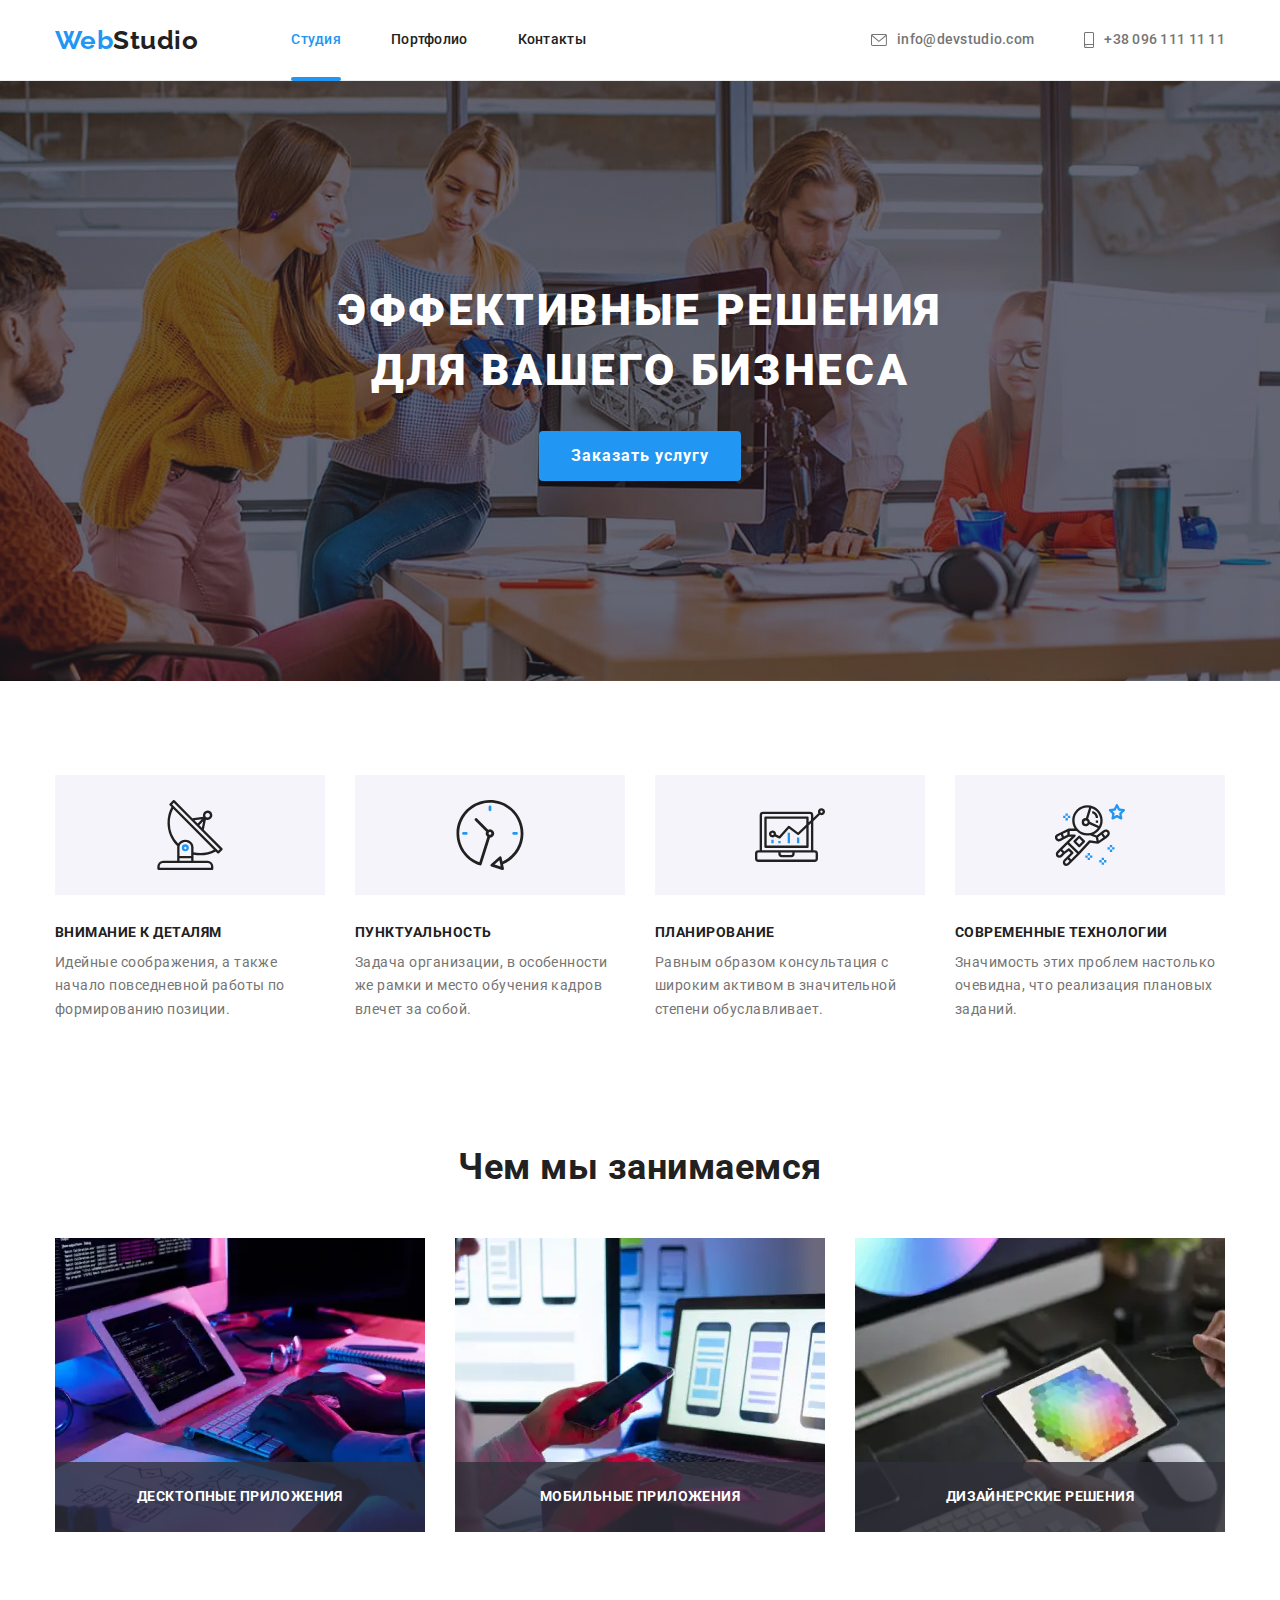
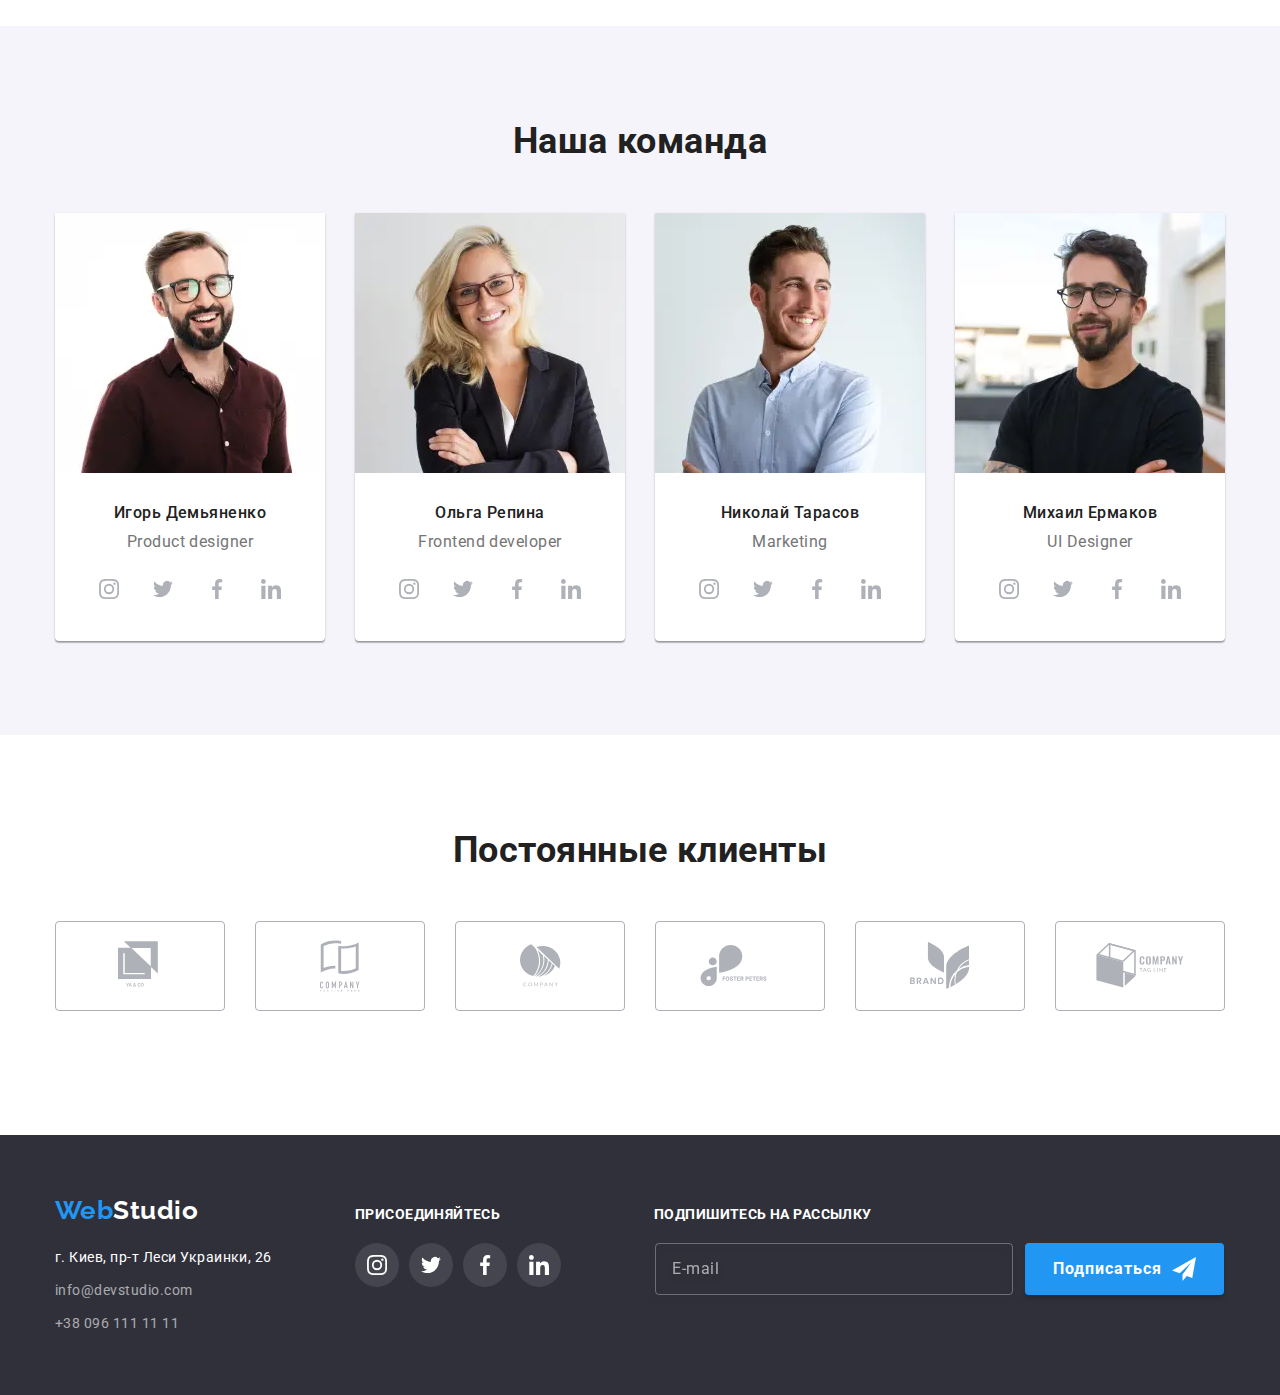
<file: index.html>
<!DOCTYPE html>
<html lang="ru">
  <head>
    <meta charset="UTF-8" />
    <meta name="viewport" content="width=device-width, initial-scale=1.0" />
    <title>Document</title>
    <link href="https://fonts.googleapis.com/css2?family=Raleway:wght@700&family=Roboto:wght@400;500;700;900&display=swap" rel="stylesheet" />
    <link rel="stylesheet" href="https://cdnjs.cloudflare.com/ajax/libs/modern-normalize/1.0.0/modern-normalize.min.css">
    <link rel="stylesheet" href="./css/main.min.css">
  </head>
  <body>
    <!-- Шапка -->
    <header class="page-header">
      <div class="container">
        <a href="./index.html" class="logo" aria-label="логотип" lang="en"><span class="accent">Web</span>Studio</a>
        <div class="menu-container" data-menu>
          <nav class="navigation">            
            <ul class="site-nav-list">
              <li class="site-nav-item"><a href="./index.html" class="site-nav-link current">Студия</a></li>
              <li class="site-nav-item"><a href="./portfolio.html" class="site-nav-link">Портфолио</a></li>
              <li class="site-nav-item"><a href="" class="site-nav-link">Контакты</a></li>
            </ul>
          </nav>
          <ul class="contacts-list">
            <li class="contacts-item"><a href="mailto:info@devstudio.com" class="contacts-link"><svg class="contacts-icon" width="16px" height="12px">
              <use href="./images/studio/symbol-defs.svg#mail"></use>
            </svg>
            info@devstudio.com</a></li>
            <li class="contacts-item"><a href="tel:+380961111111" class="contacts-link"><svg class="contacts-icon" width="10px" height="16px">
              <use href="./images/studio/symbol-defs.svg#tel"></use>
            </svg>+38 096 111 11 11</a></li>
          </ul>
        </div>
        <button type="button" class="menu-button" aria-expanded="false" aria-controls="menu-container" data-menu-button>
          <svg class="" width="40" height="40" aria-label="Переключатель мобильного меню">
            <use class="menu-open" href="./images/studio/symbol-defs.svg#menu-open"></use>
            <use class="menu-close" href="./images/studio/symbol-defs.svg#menu-close"></use>          
          </svg>
        </button>
      </div>
    </header>
    <main>
      <!-- Герой -->
      <section class="hero">
          <div class="hero-container">
            <h1 class="hero-title">Эффективные решения для вашего бизнеса</h1>
            <button class="hero-button" data-modal-open>Заказать услугу</button>
          </div>
             </section>
      <!-- Преимущества -->
      <section class="section">
        <div class="container advantages"> 
          <ul class="advantages-list">
            <li class="advantages-item">
              <div class="advantages-icon-container"><svg class="advantages-icon" width="70px" height="70px">
                <use href="./images/studio/symbol-defs.svg#antenna"></use>
              </svg></div>
              <h3 class="advantages-title">Внимание к деталям</h3>
              <p class="advantages-text">Идейные соображения, а также начало повседневной работы по формированию позиции.</p>
            </li>
            <li class="advantages-item">
              <div class="advantages-icon-container"><svg class="advantages-icon" width="70px" height="70px">
                  <use href="./images/studio/symbol-defs.svg#clock"></use>
                </svg></div>
              <h3 class="advantages-title">Пунктуальность</h3>
              <p class="advantages-text">Задача организации, в особенности же рамки и место обучения кадров влечет за собой.</p>
            </li>
            <li class="advantages-item">
              <div class="advantages-icon-container"><svg class="advantages-icon" width="70px" height="70px">
                  <use href="./images/studio/symbol-defs.svg#diagram"></use>
                </svg></div>
              <h3 class="advantages-title">Планирование</h3>
              <p class="advantages-text">Равным образом консультация с широким активом в значительной степени обуславливает.</p>
            </li>
            <li class="advantages-item">
              <div class="advantages-icon-container"><svg class="advantages-icon" width="70px" height="70px">
                  <use href="./images/studio/symbol-defs.svg#astronaut"></use>
                </svg></div>
              <h3 class="advantages-title">Современные технологии</h3>
              <p class="advantages-text">Значимость этих проблем настолько очевидна, что реализация плановых заданий.</p>
            </li>
          </ul>
        </div>
      </section>
      <!-- Чем мы занимаемся -->
      <section class="section occupation">
        <div class="container">
          <h2 class="section-header">Чем мы занимаемся</h2>
          <ul class="occupation-list">
            <li class="occupation-item">
              <a href="" class="occupation-link">
                <picture>
                  <source srcset="./images/studio/advantages-1-desktop.webp 1x, ./images/studio/advantages-1-desktop@2x.webp 2x"
                    media="(min-width: 1200px)" type="image/webp" />
                  <source srcset="./images/studio/advantages-1-desktop.jpg 1x, ./images/studio/advantages-1-desktop@2x.jpg 2x"
                    media="(min-width: 1200px)" />                 
                  <img src="./images/studio/advantages-1-desktop.jpg" alt="Человек работает за компьютером" class="occupation-picture"/>
                </picture>                
              <div class="occupation-item-caption"><p class="occupation-item-caption-text">Десктопные приложения</p></div>
              </a>
            </li>
            <li class="occupation-item">
              <a href="" class="occupation-link">
                <picture>
                  <source srcset="./images/studio/advantages-2-desktop.webp 1x, ./images/studio/advantages-2-desktop@2x.webp 2x"
                    media="(min-width: 1200px)" type="image/webp" />
                  <source srcset="./images/studio/advantages-2-desktop.jpg 1x, ./images/studio/advantages-2-desktop@2x.jpg 2x"
                    media="(min-width: 1200px)" />
                  <img src="./images/studio/advantages-2-desktop.jpg" alt="Человек с телефоном в руках"
                    class="occupation-picture" />
                </picture>                
              <div class="occupation-item-caption">
                <p class="occupation-item-caption-text">Мобильные приложения</p>
              </div>
              </a>
            </li>
            <li class="occupation-item">
              <a href="" class="occupation-link">
                <picture>
                  <source srcset="./images/studio/advantages-3-desktop.webp 1x, ./images/studio/advantages-3-desktop@2x.webp 2x"
                    media="(min-width: 1200px)" type="image/webp" />
                  <source srcset="./images/studio/advantages-3-desktop.jpg 1x, ./images/studio/advantages-3-desktop@2x.jpg 2x"
                    media="(min-width: 1200px)" />
                  <img src="./images/studio/advantages-3-desktop.jpg" alt="Планшет с изображением палитры"
                    class="occupation-picture" />
                </picture>               
              <div class="occupation-item-caption">
                <p class="occupation-item-caption-text">Дизайнерские решения</p>
              </div>
              </a>
            </li>
          </ul>
        </div>
      </section>
      <!-- Команда -->
      <section class="section team">
        <div class="container">
          <h2 class="section-header">Наша команда</h2>
            <ul class="team-list">
              <li class="team-item">
                <picture>
                  <source srcset="./images/studio/igor-demyanenko-desktop.webp 1x, ./images/studio/igor-demyanenko-desktop@2x.webp 2x"
                    media="(min-width: 1200px)" type="image/webp" />
                  <source srcset="./images/studio/igor-demyanenko-desktop.jpg 1x, ./images/studio/igor-demyanenko-desktop@2x.jpg 2x" media="(min-width: 1200px)"/>
                  <source srcset="./images/studio/igor-demyanenko-tablet.webp 1x, ./images/studio/igor-demyanenko-tablet@2x.webp 2x"
                    media="(min-width: 768px)" type="image/webp" />
                  <source srcset="./images/studio/igor-demyanenko-tablet.jpg 1x, ./images/studio/igor-demyanenko-tablet@2x.jpg 2x"
                    media="(min-width: 768px)" />
                  <source srcset="./images/studio/igor-demyanenko-mobile.webp 1x, ./images/studio/igor-demyanenko-mobile@2x.webp 2x"
                    media="(min-width: 320px)" type="image/webp" />
                  <source srcset="./images/studio/igor-demyanenko-mobile.jpg 1x, ./images/studio/igor-demyanenko-mobile@2x.jpg 2x"
                    media="(min-width: 320px)" />                  
                  <img src="./images/studio/igor-demyanenko-mobile.jpg" alt="Фото Игоря Демьяненко" class="team-photo" />
                </picture>                
                <h3 class="team-title">Игорь Демьяненко</h3>
                <p class="team-text" lang="en">Product designer</p>
                <ul class="team-social-links">
                  <li class="team-social-links-item"><a class="team-social-links-link" href=""><svg class="team-social-links-icon" width="20px" height="20px">
                    <use href="./images/studio/symbol-defs.svg#instagram"></use>
                  </svg></a></li>
                  <li class="team-social-links-item"><a class="team-social-links-link" href=""><svg class="team-social-links-icon"
                        width="20px" height="20px">
                        <use href="./images/studio/symbol-defs.svg#twitter"></use>
                      </svg></a></li>
                  <li class="team-social-links-item"><a class="team-social-links-link" href=""><svg class="team-social-links-icon"
                        width="20px" height="20px">
                        <use href="./images/studio/symbol-defs.svg#fb"></use>
                      </svg></a></li>
                  <li class="team-social-links-item"><a class="team-social-links-link" href=""><svg class="team-social-links-icon"
                        width="20px" height="20px">
                        <use href="./images/studio/symbol-defs.svg#linkedin"></use>
                      </svg></a></li>
                </ul>
              </li>
              <li class="team-item">
                <picture>
                  <source srcset="./images/studio/olga-repina-desktop.webp 1x, ./images/studio/olga-repina-desktop@2x.webp 2x"
                    media="(min-width: 1200px)" type="image/webp" />
                  <source srcset="./images/studio/olga-repina-desktop.jpg 1x, ./images/studio/olga-repina-desktop@2x.jpg 2x"
                    media="(min-width: 1200px)" />
                  <source srcset="./images/studio/olga-repina-tablet.webp 1x, ./images/studio/olga-repina-tablet@2x.webp 2x"
                    media="(min-width: 768px)" type="image/webp" />
                  <source srcset="./images/studio/olga-repina-tablet.jpg 1x, ./images/studio/olga-repina-tablet@2x.jpg 2x"
                    media="(min-width: 768px)" />
                  <source srcset="./images/studio/olga-repina-mobile.webp 1x, ./images/studio/olga-repina-mobile@2x.webp 2x"
                    media="(min-width: 320px)" type="image/webp" />
                  <source srcset="./images/studio/olga-repina-mobile.jpg 1x, ./images/studio/olga-repina-mobile@2x.jpg 2x"
                    media="(min-width: 320px)" />
                  <img src="./images/studio/olga-repina-mobile.jpg" alt="Фото Игоря Демьяненко" class="team-photo" />
                </picture>                
                <h3 class="team-title">Ольга Репина</h3>
                <p class="team-text" lang="en">Frontend developer</p>
                <ul class="team-social-links">
                  <li class="team-social-links-item"><a class="team-social-links-link" href=""><svg class="team-social-links-icon"
                        width="20px" height="20px">
                        <use href="./images/studio/symbol-defs.svg#instagram"></use>
                      </svg></a></li>
                  <li class="team-social-links-item"><a class="team-social-links-link" href=""><svg class="team-social-links-icon"
                        width="20px" height="20px">
                        <use href="./images/studio/symbol-defs.svg#twitter"></use>
                      </svg></a></li>
                  <li class="team-social-links-item"><a class="team-social-links-link" href=""><svg class="team-social-links-icon"
                        width="20px" height="20px">
                        <use href="./images/studio/symbol-defs.svg#fb"></use>
                      </svg></a></li>
                  <li class="team-social-links-item"><a class="team-social-links-link" href=""><svg class="team-social-links-icon"
                        width="20px" height="20px">
                        <use href="./images/studio/symbol-defs.svg#linkedin"></use>
                      </svg></a></li>
                </ul>
              </li>
              <li class="team-item">
                <picture>
                  <source srcset="./images/studio/nikolay-tarasov-desktop.webp 1x, ./images/studio/nikolay-tarasov-desktop@2x.webp 2x"
                    media="(min-width: 1200px)" type="image/webp" />
                  <source srcset="./images/studio/nikolay-tarasov-desktop.jpg 1x, ./images/studio/nikolay-tarasov-desktop@2x.jpg 2x"
                    media="(min-width: 1200px)" />
                  <source srcset="./images/studio/nikolay-tarasov-tablet.webp 1x, ./images/studio/nikolay-tarasov-tablet@2x.webp 2x"
                    media="(min-width: 768px)" type="image/webp" />
                  <source srcset="./images/studio/nikolay-tarasov-tablet.jpg 1x, ./images/studio/nikolay-tarasov-tablet@2x.jpg 2x"
                    media="(min-width: 768px)" />
                  <source srcset="./images/studio/nikolay-tarasov-mobile.webp 1x, ./images/studio/nikolay-tarasov-mobile@2x.webp 2x"
                    media="(min-width: 320px)" type="image/webp" />
                  <source srcset="./images/studio/nikolay-tarasov-mobile.jpg 1x, ./images/studio/nikolay-tarasov-mobile@2x.jpg 2x"
                    media="(min-width: 320px)" />
                  <img src="./images/studio/nikolay-tarasov-mobile.jpg" alt="Фото Игоря Демьяненко" class="team-photo" />
                </picture>                
                <h3 class="team-title">Николай Тарасов</h3>
                <p class="team-text" lang="en">Marketing</p>
                <ul class="team-social-links">
                  <li class="team-social-links-item"><a class="team-social-links-link" href=""><svg class="team-social-links-icon"
                        width="20px" height="20px">
                        <use href="./images/studio/symbol-defs.svg#instagram"></use>
                      </svg></a></li>
                  <li class="team-social-links-item"><a class="team-social-links-link" href=""><svg class="team-social-links-icon"
                        width="20px" height="20px">
                        <use href="./images/studio/symbol-defs.svg#twitter"></use>
                      </svg></a></li>
                  <li class="team-social-links-item"><a class="team-social-links-link" href=""><svg class="team-social-links-icon"
                        width="20px" height="20px">
                        <use href="./images/studio/symbol-defs.svg#fb"></use>
                      </svg></a></li>
                  <li class="team-social-links-item"><a class="team-social-links-link" href=""><svg class="team-social-links-icon"
                        width="20px" height="20px">
                        <use href="./images/studio/symbol-defs.svg#linkedin"></use>
                      </svg></a></li>
                </ul>
              </li>
              <li class="team-item">
                <picture>
                  <source srcset="./images/studio/mikhail-yermakov-desktop.webp 1x, ./images/studio/mikhail-yermakov-desktop@2x.webp 2x"
                    media="(min-width: 1200px)" type="image/webp" />
                  <source srcset="./images/studio/mikhail-yermakov-desktop.jpg 1x, ./images/studio/mikhail-yermakov-desktop@2x.jpg 2x"
                    media="(min-width: 1200px)" />
                  <source srcset="./images/studio/mikhail-yermakov-tablet.webp 1x, ./images/studio/mikhail-yermakov-tablet@2x.webp 2x"
                    media="(min-width: 768px)" type="image/webp" />
                  <source srcset="./images/studio/mikhail-yermakov-tablet.jpg 1x, ./images/studio/mikhail-yermakov-tablet@2x.jpg 2x"
                    media="(min-width: 768px)" />
                  <source srcset="./images/studio/mikhail-yermakov-mobile.webp 1x, ./images/studio/mikhail-yermakov-mobile@2x.webp 2x"
                    media="(min-width: 320px)" type="image/webp" />
                  <source srcset="./images/studio/mikhail-yermakov-mobile.jpg 1x, ./images/studio/mikhail-yermakov-mobile@2x.jpg 2x"
                    media="(min-width: 320px)" />
                  <img src="./images/studio/mikhail-yermakov-mobile.jpg" alt="Фото Игоря Демьяненко" class="team-photo" />
                </picture>                
                <h3 class="team-title">Михаил Ермаков</h3>
                <p class="team-text" lang="en">UI Designer</p>
                <ul class="team-social-links">
                  <li class="team-social-links-item"><a class="team-social-links-link" href=""><svg class="team-social-links-icon"
                        width="20px" height="20px">
                        <use href="./images/studio/symbol-defs.svg#instagram"></use>
                      </svg></a></li>
                  <li class="team-social-links-item"><a class="team-social-links-link" href=""><svg class="team-social-links-icon"
                        width="20px" height="20px">
                        <use href="./images/studio/symbol-defs.svg#twitter"></use>
                      </svg></a></li>
                  <li class="team-social-links-item"><a class="team-social-links-link" href=""><svg class="team-social-links-icon"
                        width="20px" height="20px">
                        <use href="./images/studio/symbol-defs.svg#fb"></use>
                      </svg></a></li>
                  <li class="team-social-links-item"><a class="team-social-links-link" href=""><svg class="team-social-links-icon"
                        width="20px" height="20px">
                        <use href="./images/studio/symbol-defs.svg#linkedin"></use>
                      </svg></a></li>
                </ul>
              </li>
            </ul>
        </div>
      </section>
      <!-- Постоянные клиенты -->
      <section class="section"><div class="container">
        <h2 class="section-header">Постоянные клиенты</h2>
        <ul class="client-list">
          <li class="client-item"><a class="client-link" href=""><svg class="client-icon" width="44px" height="49px">
            <use href="./images/studio/symbol-defs.svg#client-1"></use>
          </svg></a></li>
          <li class="client-item"><a class="client-link" href=""><svg class="client-icon" width="40px" height="52px">
              <use href="./images/studio/symbol-defs.svg#client-2"></use>
            </svg></a></li>
          <li class="client-item"><a class="client-link" href=""><svg class="client-icon" width="41px" height="43px">
              <use href="./images/studio/symbol-defs.svg#client-3"></use>
            </svg></a></li>
          <li class="client-item"><a class="client-link" href=""><svg class="client-icon" width="80px" height="42px">
              <use href="./images/studio/symbol-defs.svg#client-4"></use>
            </svg></a></li>
          <li class="client-item"><a class="client-link" href=""><svg class="client-icon" width="59px" height="47px">
              <use href="./images/studio/symbol-defs.svg#client-5"></use>
            </svg></a></li>
          <li class="client-item"><a class="client-link" href=""><svg class="client-icon" width="88px" height="45px">
              <use href="./images/studio/symbol-defs.svg#client-6"></use>
            </svg></a></li>
        </ul>
      </div>
      </section>
    </main>
    <!-- Подвал -->
    <footer class="footer">
      <div class="container">
        <div class="footer-address">
        <a href="./index.html" class="footer-logo" aria-label="логотип" lang="en"><span class="accent">Web</span>Studio</a>
        <address class="address">
          <span class="address-text">г. Киев, пр-т Леси Украинки, 26</span>
          <ul class="address-list">
            <li class="address-item"><a href="mailto:info@devstudio.com" class="address-link">info@devstudio.com</a></li>
            <li class="address-item"><a href="tel:+380961111111" class="address-link">+38 096 111 11 11</a></li>
          </ul>
        </address>
        </div>
        <div class="footer-social">
          <b class="footer-call-to-action">присоединяйтесь</b>
          <ul class="footer-social-links">
            <li class="footer-social-links-item"><a class="footer-social-links-link" href=""><svg class="footer-social-links-icon" width="20px" height="20px">
              <use href="./images/studio/symbol-defs.svg#instagram"></use>
            </svg></a></li>
            <li class="footer-social-links-item"><a class="footer-social-links-link" href=""><svg class=" footer-social-links-icon"
                width="20px" height="20px">
                <use href="./images/studio/symbol-defs.svg#twitter"></use>
                </svg>
              </a></li>
            <li class="footer-social-links-item"><a class="footer-social-links-link" href=""><svg class=" footer-social-links-icon"
                  width="20px" height="20px">
                  <use href="./images/studio/symbol-defs.svg#fb"></use>
                  </svg>
              </a></li>
            <li class="footer-social-links-item"><a class="footer-social-links-link" href=""><svg class=" footer-social-links-icon"
                    width="20px" height="20px">
                    <use href="./images/studio/symbol-defs.svg#linkedin"></use>
                    </svg>
              </a></li>
          </ul>
        </div>
        <div class="footer-subscribe-form">
          <b class="footer-call-to-action">Подпишитесь на рассылку</b>
          <form class="js-speaker-form">
            <div class="form-group-footer">
              <label for="subscribe-form-email"></label>
              <input type="email" name="subscribe-email" id="subscribe-form-email" class="footer-subscribe-email" placeholder="E-mail">
              <button type="submit" class="footer-subscribe-button">Подписаться<svg class="footer-subscribe-icon" width="24px"
                  height="24px">
                  <use href="./images/studio/symbol-defs.svg#subscribe"></use>
                </svg></button>
            </div>
          </form>
        </div>
      </div>
    </footer>
    <!-- Модальное окно -->
    <div class="backdrop is-hidden" data-modal>
      <div class="modal"><button class="close-modal" data-modal-close><svg class="close-icon" width="11px" height="11px">
        <use href="./images/studio/symbol-defs.svg#close"></use>
      </svg></button>
    <b class="modal-call-to-action">Оставьте свои данные, мы вам перезвоним</b>
    <form class="modal-form modal-js-speaker-form">
      <div class="form-group">
        <label for="modal-name" class="modal-label">Имя</label>
        <svg class="modal-icon" width="18px" height="18px">
          <use href="./images/studio/symbol-defs.svg#form-name"></use>
        </svg>
        <input type="text" name="name" id="modal-name" class="modal-input">
      </div>
      <div class="form-group">
          <label for="modal-tel" class="modal-label">Телефон</label>
          <svg class="modal-icon" width="18px" height="18px">
            <use href="./images/studio/symbol-defs.svg#form-tel"></use>
          </svg>
          <input type="tel" name="tel" id="modal-tel" class="modal-input">
       </div>
      <div class="form-group">
        <label for="modal-email" class="modal-label">Почта</label>
        <svg class="modal-icon" width="18px" height="18px">
            <use href="./images/studio/symbol-defs.svg#form-mail"></use>
          </svg>
        <input type="text" name="email" id="modal-email" class="modal-input">
      </div>
      <div class="form-group-comment">
        <label for="modal-comment" class="modal-label">Комментарий</label>
        <textarea class="modal-comment" name="comment" id="modal-comment" placeholder="Введите текст"></textarea>
      </div>
      <div class="checkbox-group">
          <label for="modal-agree" class="modal-label-agree">
            <input type="checkbox" class="modal-checkbox-hidden" name="agree" id="modal-agree" value="agree"><span class="modal-checkbox"></span>Соглашаюсь с рассылкой и принимаю <a class="modal-link" href="">Условия договора</a></label>
      </div>
      <button type="submit" class="modal-submit">Отправить</button>
      </form>
    </div>
    </div>
    <!-- Скрипты -->
    <script src="./js/modal.js"></script>
    <script src="./js/submit.js"></script>
    <script src="./js/menu.js"></script>
  </body>
</html>
</file>
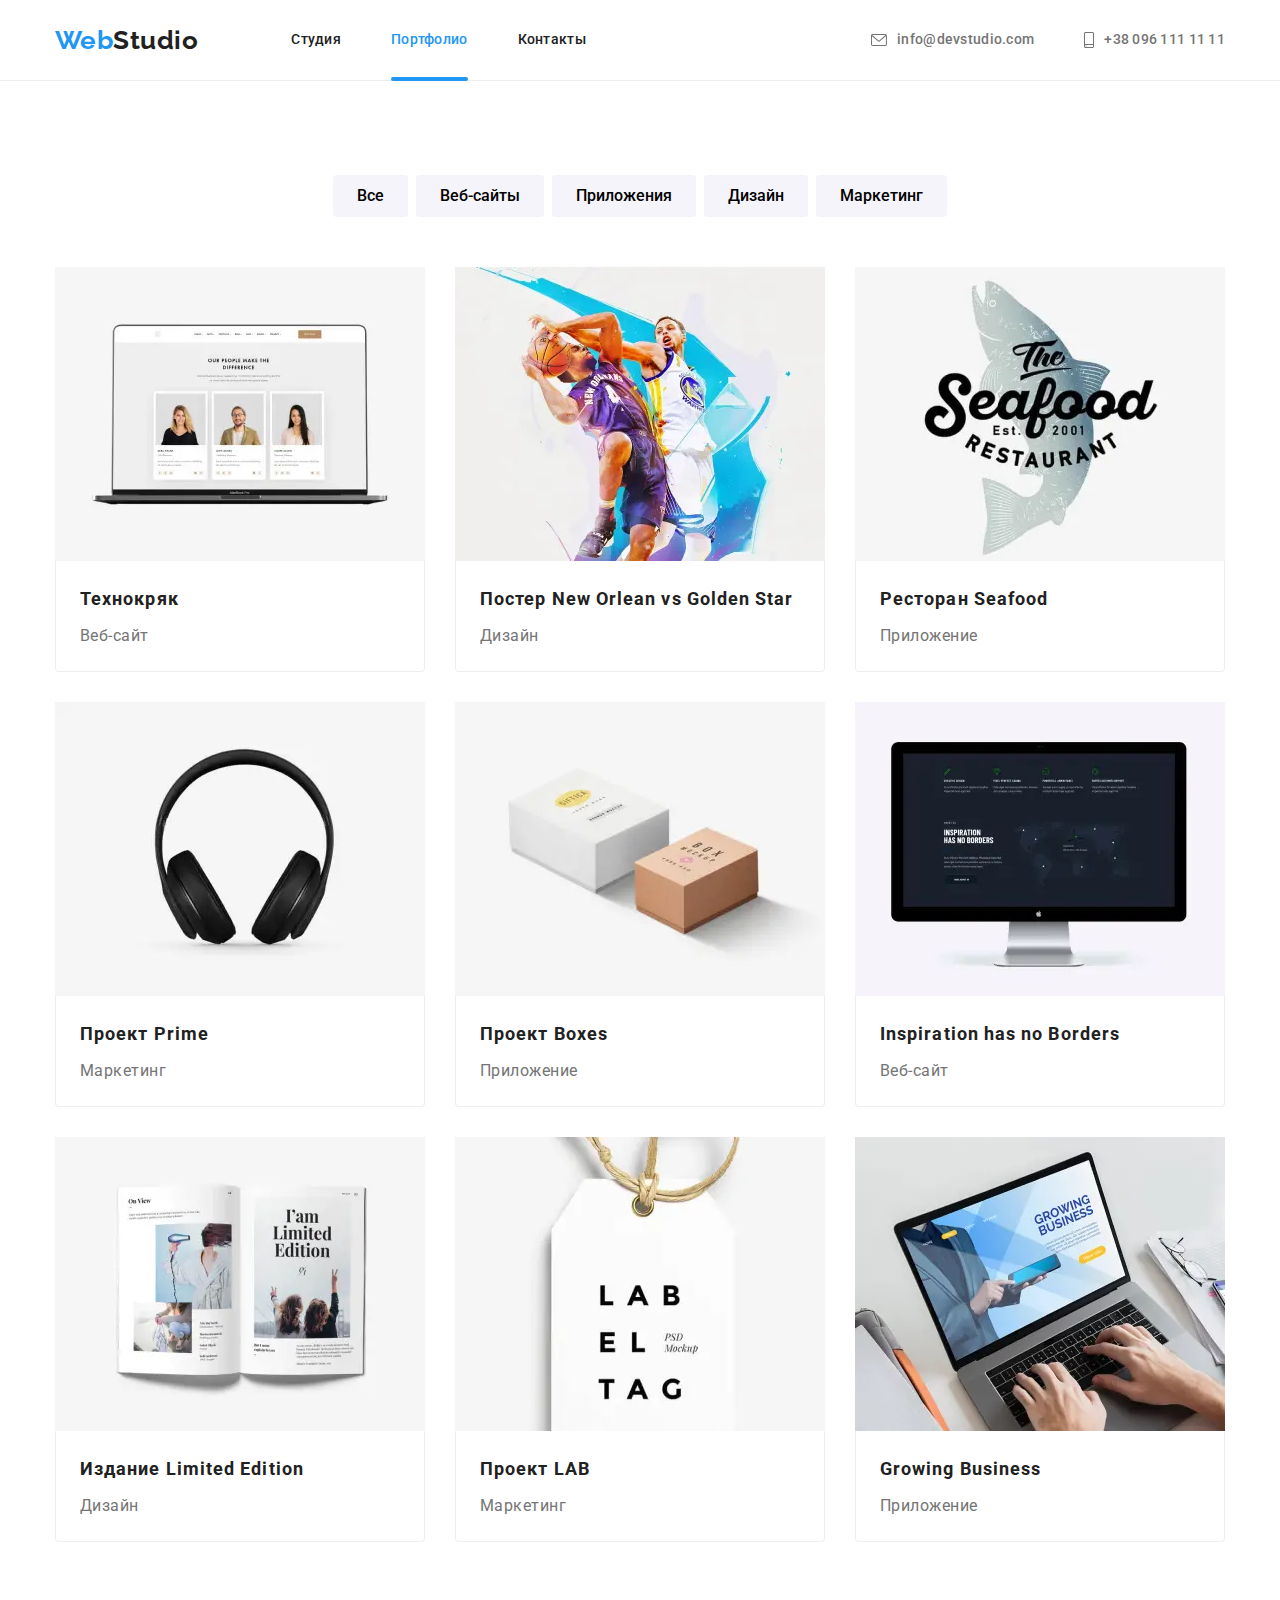
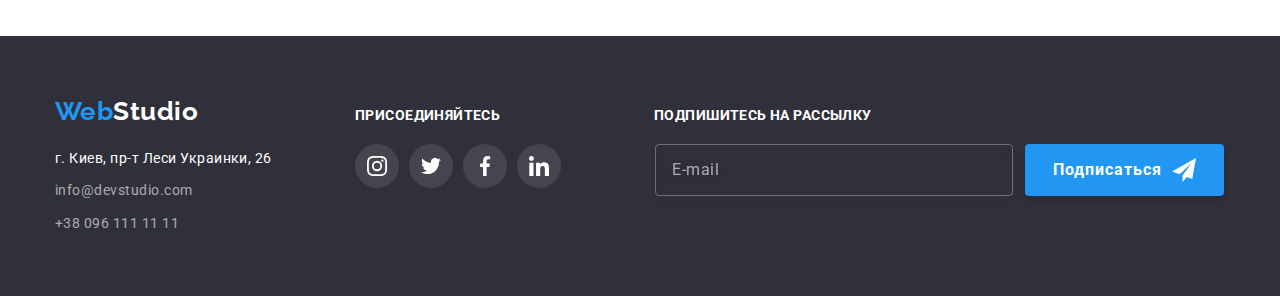
<file: portfolio.html>
<!DOCTYPE html>
<html lang="ru">
  <head>
    <meta charset="UTF-8" />
    <meta name="viewport" content="width=device-width, initial-scale=1.0" />
    <title>Document</title>
    <link href="https://fonts.googleapis.com/css2?family=Raleway:wght@700&family=Roboto:wght@400;500;700;900&display=swap" rel="stylesheet" />
    <link rel="stylesheet" href="https://cdnjs.cloudflare.com/ajax/libs/modern-normalize/1.0.0/modern-normalize.min.css">
    <link rel="stylesheet" href="./css/portfolio-main.min.css" />
  </head>
  <body>
    <!-- Шапка -->
    <header class="page-header">
      <div class="container">
        <a href="./index.html" class="logo" aria-label="логотип" lang="en"><span class="accent">Web</span>Studio</a>
        <div class="menu-container" data-menu>
          <nav class="navigation">
            <ul class="site-nav-list">
              <li class="site-nav-item"><a href="./index.html" class="site-nav-link">Студия</a></li>
              <li class="site-nav-item"><a href="./portfolio.html" class="site-nav-link current">Портфолио</a></li>
              <li class="site-nav-item"><a href="" class="site-nav-link">Контакты</a></li>
            </ul>
          </nav>
          <ul class="contacts-list">
            <li class="contacts-item"><a href="mailto:info@devstudio.com" class="contacts-link"><svg class="contacts-icon"
                  width="16px" height="12px">
                  <use href="./images/studio/symbol-defs.svg#mail"></use>
                </svg>info@devstudio.com</a></li>
            <li class="contacts-item"><a href="tel:+380961111111" class="contacts-link"><svg class="contacts-icon"
                  width="10px" height="16px">
                  <use href="./images/studio/symbol-defs.svg#tel"></use>
                </svg>+38 096 111 11 11</a></li>
          </ul>
        </div>
        <button type="button" class="menu-button" aria-expanded="false" aria-controls="menu-container" data-menu-button>
          <svg class="" width="40" height="40" aria-label="Переключатель мобильного меню">
            <use class="menu-open" href="./images/studio/symbol-defs.svg#menu-open"></use>
            <use class="menu-close" href="./images/studio/symbol-defs.svg#menu-close"></use>
          </svg>
        </button>
      </div>
    </header>
    <main>
      <!-- Портфолио -->
      <section class="section portfolio">
        <div class="container">
          <ul class="portfolio-buttons">
            <li class="portfolio-button-item"><button type="button" class="portfolio-button">Все</button></li>
            <li class="portfolio-button-item"><button type="button" class="portfolio-button">Веб-сайты</button></li>
            <li class="portfolio-button-item"><button type="button" class="portfolio-button">Приложения</button></li>
            <li class="portfolio-button-item"><button type="button" class="portfolio-button">Дизайн</button></li>
            <li class="portfolio-button-item"><button type="button" class="portfolio-button">Маркетинг</button></li>
          </ul>
          <ul class="portfolio-list">
            <li class="portfolio-item">
              <a href="" class="portfolio-item-link"
                ><div class="portfolio-image-wrapper">
                  <picture>
                    <source srcset="./images/portfolio/technocryack-desktop.webp 1x, ./images/portfolio/technocryack-desktop@2x.webp 2x"
                      media="(min-width: 1200px)" type="image/webp" />
                    <source srcset="./images/portfolio/technocryack-desktop.jpg 1x, ./images/portfolio/technocryack-desktop@2x.jpg 2x"
                      media="(min-width: 1200px)" />
                    <source srcset="./images/portfolio/technocryack-tablet.webp 1x, ./images/portfolio/technocryack-tablet@2x.webp 2x"
                      media="(min-width: 768px)" type="image/webp" />
                    <source srcset="./images/portfolio/technocryack-tablet.jpg 1x, ./images/portfolio/technocryack-tablet@2x.jpg 2x"
                      media="(min-width: 768px)" />
                    <source srcset="./images/portfolio/technocryack-mobile.webp 1x, ./images/portfolio/technocryack-mobile@2x.webp 2x"
                      media="(min-width: 320px)" type="image/webp" />
                    <source srcset="./images/portfolio/technocryack-mobile.jpg 1x, ./images/portfolio/technocryack-mobile@2x.jpg 2x"
                      media="(min-width: 320px)" />
                    <img src="./images/portfolio/technocryack-mobile.jpg" alt="Сайт на экране ноутбука" class="portfolio-image" />
                  </picture>                  
                  <div class="portfolio-image-caption"><p class="portfolio-image-caption-text">Технокряк это современная площадка распространения коронавируса. Компании используют эту платформу для цифрового
                шпионажа и атак на защищённые сервера конкурентов.</p></div></div>
                <div class="portfolio-content"><h2 class="portfolio-title">Технокряк</h2>
                <p class="portfolio-text">Веб-сайт</p></div></a
              >
            </li>
            <li class="portfolio-item">
              <a href="" class="portfolio-item-link"
                ><div class="portfolio-image-wrapper">
                  <picture>
                    <source srcset="./images/portfolio/new-orlean-vs-golden-star-desktop.webp 1x, ./images/portfolio/new-orlean-vs-golden-star-desktop@2x.webp 2x"
                      media="(min-width: 1200px)" type="image/webp" />
                    <source srcset="./images/portfolio/new-orlean-vs-golden-star-desktop.jpg 1x, ./images/portfolio/new-orlean-vs-golden-star-desktop@2x.jpg 2x"
                      media="(min-width: 1200px)" />
                    <source srcset="./images/portfolio/new-orlean-vs-golden-star-tablet.webp 1x, ./images/portfolio/new-orlean-vs-golden-star-tablet@2x.webp 2x"
                      media="(min-width: 768px)" type="image/webp" />
                    <source srcset="./images/portfolio/new-orlean-vs-golden-star-tablet.jpg 1x, ./images/portfolio/new-orlean-vs-golden-star-tablet@2x.jpg 2x"
                      media="(min-width: 768px)" />
                    <source srcset="./images/portfolio/new-orlean-vs-golden-star-mobile.webp 1x, ./images/portfolio/new-orlean-vs-golden-star-mobile@2x.webp 2x"
                      media="(min-width: 320px)" type="image/webp" />
                    <source srcset="./images/portfolio/new-orlean-vs-golden-star-mobile.jpg 1x, ./images/portfolio/new-orlean-vs-golden-star-mobile@2x.jpg 2x"
                      media="(min-width: 320px)" />
                    <img src="./images/portfolio/new-orlean-vs-golden-star-mobile.jpg" alt="Два баскетболиста" class="portfolio-image" />
                  </picture>                  
                  <div class="portfolio-image-caption">
                    <p class="portfolio-image-caption-text">Технокряк это современная площадка распространения коронавируса. Компании
                      используют эту платформу для цифрового
                      шпионажа и атак на защищённые сервера конкурентов.</p>
                  </div>
                  </div>
                <div class="portfolio-content"><h2 class="portfolio-title">Постер <span lang="en">New Orlean vs Golden Star</span></h2>
                <p class="portfolio-text">Дизайн</p></div></a
              >
            </li>
            <li class="portfolio-item">
              <a href="" class="portfolio-item-link"
                ><div class="portfolio-image-wrapper">
                  <picture>
                    <source srcset="./images/portfolio/seafood-restaurant-desktop.webp 1x, ./images/portfolio/seafood-restaurant-desktop@2x.webp 2x"
                      media="(min-width: 1200px)" type="image/webp" />
                    <source srcset="./images/portfolio/seafood-restaurant-desktop.jpg 1x, ./images/portfolio/seafood-restaurant-desktop@2x.jpg 2x"
                      media="(min-width: 1200px)" />
                    <source srcset="./images/portfolio/seafood-restaurant-tablet.webp 1x, ./images/portfolio/seafood-restaurant-tablet@2x.webp 2x"
                      media="(min-width: 768px)" type="image/webp" />
                    <source srcset="./images/portfolio/seafood-restaurant-tablet.jpg 1x, ./images/portfolio/seafood-restaurant-tablet@2x.jpg 2x"
                      media="(min-width: 768px)" />
                    <source srcset="./images/portfolio/seafood-restaurant-mobile.webp 1x, ./images/portfolio/seafood-restaurant-mobile@2x.webp 2x"
                      media="(min-width: 320px)" type="image/webp" />
                    <source srcset="./images/portfolio/seafood-restaurant-mobile.jpg 1x, ./images/portfolio/seafood-restaurant-mobile@2x.jpg 2x"
                      media="(min-width: 320px)" />
                    <img src="./images/portfolio/seafood-restaurant-mobile.jpg" alt="Логотип ресторана Seafood" class="portfolio-image" />
                  </picture>                  
                <div class="portfolio-image-caption">
                  <p class="portfolio-image-caption-text">Технокряк это современная площадка распространения коронавируса. Компании
                    используют эту платформу для цифрового
                    шпионажа и атак на защищённые сервера конкурентов.</p>
                </div>
                </div>
                <div class="portfolio-content"><h2 class="portfolio-title">Ресторан <span lang="en">Seafood</span></h2>
                <p class="portfolio-text">Приложение</p></div></a
              >
            </li>
            <li class="portfolio-item">
              <a href="" class="portfolio-item-link"
                ><div class="portfolio-image-wrapper">
                  <picture>
                    <source srcset="./images/portfolio/project-prime-desktop.webp 1x, ./images/portfolio/project-prime-desktop@2x.webp 2x"
                      media="(min-width: 1200px)" type="image/webp" />
                    <source srcset="./images/portfolio/project-prime-desktop.jpg 1x, ./images/portfolio/project-prime-desktop@2x.jpg 2x"
                      media="(min-width: 1200px)" />
                    <source srcset="./images/portfolio/project-prime-tablet.webp 1x, ./images/portfolio/project-prime-tablet@2x.webp 2x"
                      media="(min-width: 768px)" type="image/webp" />
                    <source srcset="./images/portfolio/project-prime-tablet.jpg 1x, ./images/portfolio/project-prime-tablet@2x.jpg 2x"
                      media="(min-width: 768px)" />
                    <source srcset="./images/portfolio/project-prime-mobile.webp 1x, ./images/portfolio/project-prime-mobile@2x.webp 2x"
                      media="(min-width: 320px)" type="image/webp" />
                    <source srcset="./images/portfolio/project-prime-mobile.jpg 1x, ./images/portfolio/project-prime-mobile@2x.jpg 2x"
                      media="(min-width: 320px)" />
                    <img src="./images/portfolio/project-prime-mobile.jpg" alt="Наушники" class="portfolio-image" />
                  </picture>                  
                <div class="portfolio-image-caption">
                  <p class="portfolio-image-caption-text">Технокряк это современная площадка распространения коронавируса. Компании
                    используют эту платформу для цифрового
                    шпионажа и атак на защищённые сервера конкурентов.</p>
                </div>
                </div>
                <div class="portfolio-content"><h2 class="portfolio-title">Проект <span lang="en">Prime</span></h2>
                <p class="portfolio-text">Маркетинг</p></div></a
              >
            </li>
            <li class="portfolio-item">
              <a href="" class="portfolio-item-link"
                ><div class="portfolio-image-wrapper">
                  <picture>
                    <source srcset="./images/portfolio/project-boxes-desktop.webp 1x, ./images/portfolio/project-boxes-desktop@2x.webp 2x"
                      media="(min-width: 1200px)" type="image/webp" />
                    <source srcset="./images/portfolio/project-boxes-desktop.jpg 1x, ./images/portfolio/project-boxes-desktop@2x.jpg 2x"
                      media="(min-width: 1200px)" />
                    <source srcset="./images/portfolio/project-boxes-tablet.webp 1x, ./images/portfolio/project-boxes-tablet@2x.webp 2x"
                      media="(min-width: 768px)" type="image/webp" />
                    <source srcset="./images/portfolio/project-boxes-tablet.jpg 1x, ./images/portfolio/project-boxes-tablet@2x.jpg 2x"
                      media="(min-width: 768px)" />
                    <source srcset="./images/portfolio/project-boxes-mobile.webp 1x, ./images/portfolio/project-boxes-mobile@2x.webp 2x"
                      media="(min-width: 320px)" type="image/webp" />
                    <source srcset="./images/portfolio/project-boxes-mobile.jpg 1x, ./images/portfolio/project-boxes-mobile@2x.jpg 2x"
                      media="(min-width: 320px)" />
                    <img src="./images/portfolio/project-boxes-mobile.jpg" alt="Две коробки" class="portfolio-image" />
                  </picture>                  
                <div class="portfolio-image-caption">
                  <p class="portfolio-image-caption-text">Технокряк это современная площадка распространения коронавируса. Компании
                    используют эту платформу для цифрового
                    шпионажа и атак на защищённые сервера конкурентов.</p>
                </div>
                </div>
                <div class="portfolio-content"><h2 class="portfolio-title">Проект <span lang="en">Boxes</span></h2>
                <p class="portfolio-text">Приложение</p></div></a
              >
            </li>
            <li class="portfolio-item">
              <a href="" class="portfolio-item-link"
                ><div class="portfolio-image-wrapper">
                  <picture>
                    <source srcset="./images/portfolio/inspiration-has-no-borders-desktop.webp 1x, ./images/portfolio/inspiration-has-no-borders-desktop@2x.webp 2x"
                      media="(min-width: 1200px)" type="image/webp" />
                    <source srcset="./images/portfolio/inspiration-has-no-borders-desktop.jpg 1x, ./images/portfolio/inspiration-has-no-borders-desktop@2x.jpg 2x"
                      media="(min-width: 1200px)" />
                    <source srcset="./images/portfolio/inspiration-has-no-borders-tablet.webp 1x, ./images/portfolio/inspiration-has-no-borders-tablet@2x.webp 2x"
                      media="(min-width: 768px)" type="image/webp" />
                    <source srcset="./images/portfolio/inspiration-has-no-borders-tablet.jpg 1x, ./images/portfolio/inspiration-has-no-borders-tablet@2x.jpg 2x"
                      media="(min-width: 768px)" />
                    <source srcset="./images/portfolio/inspiration-has-no-borders-mobile.webp 1x, ./images/portfolio/inspiration-has-no-borders-mobile@2x.webp 2x"
                      media="(min-width: 320px)" type="image/webp" />
                    <source srcset="./images/portfolio/inspiration-has-no-borders-mobile.jpg 1x, ./images/portfolio/inspiration-has-no-borders-mobile@2x.jpg 2x"
                      media="(min-width: 320px)" />
                    <img src="./images/portfolio/inspiration-has-no-borders-mobile.jpg" alt="Сайт на экране компьютера" class="portfolio-image" />
                  </picture>                  
                <div class="portfolio-image-caption">
                  <p class="portfolio-image-caption-text">Технокряк это современная площадка распространения коронавируса. Компании
                    используют эту платформу для цифрового
                    шпионажа и атак на защищённые сервера конкурентов.</p>
                </div>
                </div>
                <div class="portfolio-content"><h2 class="portfolio-title" lang="en">Inspiration has no Borders</h2>
                <p class="portfolio-text">Веб-сайт</p></div></a
              >
            </li>
            <li class="portfolio-item">
              <a href="" class="portfolio-item-link"
                ><div class="portfolio-image-wrapper">
                  <picture>
                    <source srcset="./images/portfolio/limited-edition-desktop.webp 1x, ./images/portfolio/limited-edition-desktop@2x.webp 2x"
                      media="(min-width: 1200px)" type="image/webp" />
                    <source srcset="./images/portfolio/limited-edition-desktop.jpg 1x, ./images/portfolio/limited-edition-desktop@2x.jpg 2x"
                      media="(min-width: 1200px)" />
                    <source srcset="./images/portfolio/limited-edition-tablet.webp 1x, ./images/portfolio/limited-edition-tablet@2x.webp 2x"
                      media="(min-width: 768px)" type="image/webp" />
                    <source srcset="./images/portfolio/limited-edition-tablet.jpg 1x, ./images/portfolio/limited-edition-tablet@2x.jpg 2x"
                      media="(min-width: 768px)" />
                    <source srcset="./images/portfolio/limited-edition-mobile.webp 1x, ./images/portfolio/limited-edition-mobile@2x.webp 2x"
                      media="(min-width: 320px)" type="image/webp" />
                    <source srcset="./images/portfolio/limited-edition-mobile.jpg 1x, ./images/portfolio/limited-edition-mobile@2x.jpg 2x"
                      media="(min-width: 320px)" />
                    <img src="./images/portfolio/limited-edition-mobile.jpg" alt="Разворот журнала" class="portfolio-image" />
                  </picture>                  
                <div class="portfolio-image-caption">
                  <p class="portfolio-image-caption-text">Технокряк это современная площадка распространения коронавируса. Компании
                    используют эту платформу для цифрового
                    шпионажа и атак на защищённые сервера конкурентов.</p>
                </div>
                </div>
                <div class="portfolio-content"><h2 class="portfolio-title" lang="en">Издание <span>Limited Edition</span></h2>
                <p class="portfolio-text">Дизайн</p></div></a
              >
            </li>
            <li class="portfolio-item">
              <a href="" class="portfolio-item-link"
                ><div class="portfolio-image-wrapper">
                  <picture>
                    <source srcset="./images/portfolio/project-lab-desktop.webp 1x, ./images/portfolio/project-lab-desktop@2x.webp 2x"
                      media="(min-width: 1200px)" type="image/webp" />
                    <source srcset="./images/portfolio/project-lab-desktop.jpg 1x, ./images/portfolio/project-lab-desktop@2x.jpg 2x"
                      media="(min-width: 1200px)" />
                    <source srcset="./images/portfolio/project-lab-tablet.webp 1x, ./images/portfolio/project-lab-tablet@2x.webp 2x"
                      media="(min-width: 768px)" type="image/webp" />
                    <source srcset="./images/portfolio/project-lab-tablet.jpg 1x, ./images/portfolio/project-lab-tablet@2x.jpg 2x"
                      media="(min-width: 768px)" />
                    <source srcset="./images/portfolio/project-lab-mobile.webp 1x, ./images/portfolio/project-lab-mobile@2x.webp 2x"
                      media="(min-width: 320px)" type="image/webp" />
                    <source srcset="./images/portfolio/project-lab-mobile.jpg 1x, ./images/portfolio/project-lab-mobile@2x.jpg 2x"
                      media="(min-width: 320px)" />
                    <img src="./images/portfolio/project-lab-mobile.jpg" alt="Бирка" class="portfolio-image" />
                  </picture>                  
                <div class="portfolio-image-caption">
                  <p class="portfolio-image-caption-text">Технокряк это современная площадка распространения коронавируса. Компании
                    используют эту платформу для цифрового
                    шпионажа и атак на защищённые сервера конкурентов.</p>
                </div>
                </div>
                <div class="portfolio-content"><h2 class="portfolio-title" lang="en">Проект <span>LAB</span></h2>
                <p class="portfolio-text">Маркетинг</p></div></a
              >
            </li>
            <li class="portfolio-item">
              <a href="" class="portfolio-item-link"
                ><div class="portfolio-image-wrapper">
                  <picture>
                    <source srcset="./images/portfolio/growing-business-desktop.webp 1x, ./images/portfolio/growing-business-desktop@2x.webp 2x"
                      media="(min-width: 1200px)" type="image/webp" />
                    <source srcset="./images/portfolio/growing-business-desktop.jpg 1x, ./images/portfolio/growing-business-desktop@2x.jpg 2x"
                      media="(min-width: 1200px)" />
                    <source srcset="./images/portfolio/growing-business-tablet.webp 1x, ./images/portfolio/growing-business-tablet@2x.webp 2x"
                      media="(min-width: 768px)" type="image/webp" />
                    <source srcset="./images/portfolio/growing-business-tablet.jpg 1x, ./images/portfolio/growing-business-tablet@2x.jpg 2x"
                      media="(min-width: 768px)" />
                    <source srcset="./images/portfolio/growing-business-mobile.webp 1x, ./images/portfolio/growing-business-mobile@2x.webp 2x"
                      media="(min-width: 320px)" type="image/webp" />
                    <source srcset="./images/portfolio/growing-business-mobile.jpg 1x, ./images/portfolio/growing-business-mobile@2x.jpg 2x"
                      media="(min-width: 320px)" />
                    <img src="./images/portfolio/growing-business-mobile.jpg" alt="Сайт на экране ноутбука" class="portfolio-image" />
                  </picture>                  
                <div class="portfolio-image-caption">
                  <p class="portfolio-image-caption-text">Технокряк это современная площадка распространения коронавируса. Компании
                    используют эту платформу для цифрового
                    шпионажа и атак на защищённые сервера конкурентов.</p>
                </div>
                </div>
                <div class="portfolio-content"><h2 class="portfolio-title" lang="en">Growing Business</h2>
                <p class="portfolio-text">Приложение</p></div></a
              >
            </li>
          </ul>
        </div>
      </section>
    </main>
    <!-- Подвал -->
    <footer class="footer">
      <div class="container">
        <div class="footer-address">
          <a href="./index.html" class="footer-logo" aria-label="логотип" lang="en"><span
              class="accent">Web</span>Studio</a>
          <address class="address">
            <span class="address-text">г. Киев, пр-т Леси Украинки, 26</span>
            <ul class="address-list">
              <li class="address-item"><a href="mailto:info@devstudio.com" class="address-link">info@devstudio.com</a></li>
              <li class="address-item"><a href="tel:+380961111111" class="address-link">+38 096 111 11 11</a></li>
            </ul>
          </address>
        </div>
        <div class="footer-social">
          <b class="footer-call-to-action">присоединяйтесь</b>
          <ul class="footer-social-links">
            <li class="footer-social-links-item"><a class="footer-social-links-link" href=""><svg
                  class="footer-social-links-icon" width="20px" height="20px">
                  <use href="./images/studio/symbol-defs.svg#instagram"></use>
                </svg></a></li>
            <li class="footer-social-links-item"><a class="footer-social-links-link" href=""><svg
                  class=" footer-social-links-icon" width="20px" height="20px">
                  <use href="./images/studio/symbol-defs.svg#twitter"></use>
                </svg>
              </a></li>
            <li class="footer-social-links-item"><a class="footer-social-links-link" href=""><svg
                  class=" footer-social-links-icon" width="20px" height="20px">
                  <use href="./images/studio/symbol-defs.svg#fb"></use>
                </svg>
              </a></li>
            <li class="footer-social-links-item"><a class="footer-social-links-link" href=""><svg
                  class=" footer-social-links-icon" width="20px" height="20px">
                  <use href="./images/studio/symbol-defs.svg#linkedin"></use>
                </svg>
              </a></li>
          </ul>
        </div>
        <div class="footer-subscribe-form">
          <b class="footer-call-to-action">Подпишитесь на рассылку</b>
          <form class="js-speaker-form">
            <div class="form-group-footer">
              <label for="subscribe-form-email"></label>
              <input type="email" name="subscribe-email" id="subscribe-form-email" class="footer-subscribe-email"
                placeholder="E-mail">
              <button type="submit" class="footer-subscribe-button">Подписаться<svg class="footer-subscribe-icon"
                  width="24px" height="24px">
                  <use href="./images/studio/symbol-defs.svg#subscribe"></use>
                </svg></button>
            </div>
          </form>
        </div>
      </div>
    </footer>
    <script src="./js/submit.js"></script>
    <script src="./js/menu.js"></script>
  </body>
</html>
</file>
<file: css/main.min.css>
.site-nav-list,.contacts-list,.advantages-list,.occupation-list,.team-list,.team-social-links,.client-list,.address-list,.footer-social-links{list-style:none}.site-nav-link,.contacts-link,.logo,.footer-logo,.occupation-link,.address-link{text-decoration:none}.site-nav-link,.contacts-link,.menu-button,.hero-button,.team-social-links-link,.client-link,.address-link,.footer-social-links-link,.footer-subscribe-button,.close-modal,.modal-submit{transition-property:color, background-color, box-shadow, border-color;transition-duration:250ms;transition-timing-function:cubic-bezier(0.4, 0, 0.2, 1)}*,::before,::after{margin:0;padding:0}body{background-color:#fff;color:#212121;font-family:Roboto,sans-serif;letter-spacing:0.03em}body.modal-open{overflow:hidden}img{display:block;max-width:100%;height:auto}.container{width:100%;padding-left:15px;padding-right:15px;margin-left:auto;margin-right:auto}@media screen and (min-width: 480px){.container{width:480px}}@media screen and (min-width: 768px){.container{width:768px}}@media screen and (min-width: 1200px){.container{width:1200px}}.section{padding:60px 0}@media screen and (min-width: 1200px){.section{padding:94px 0}}.section-header{margin-top:0;margin-bottom:30px;font-size:28px;font-weight:700;line-height:1.17;text-align:center}@media screen and (min-width: 1200px){.section-header{margin-bottom:50px;font-size:36px}}.page-header{position:relative;border-bottom:1px solid #ececec}.page-header .container{display:flex;align-items:center}@media screen and (max-width: 767px){.page-header .container{padding-top:10px;padding-bottom:10px;justify-content:space-between}}@media screen and (min-width: 768px){.page-header .container{justify-content:unset}}.navigation{display:flex;align-items:center}@media screen and (max-width: 767px){.site-nav-list{display:block;width:100%;margin-bottom:60px}}@media screen and (min-width: 768px){.site-nav-list{display:flex}}@media screen and (max-width: 767px){.site-nav-item{margin:0 auto 40px;width:min-content}.site-nav-item:last-child{margin-bottom:0px}}@media screen and (min-width: 768px){.site-nav-item:not(:last-child){margin-right:50px}}.site-nav-link{display:block;position:relative;color:#212121;font-weight:500;font-size:18px;line-height:1.17;text-align:center;letter-spacing:0.02em}.site-nav-link:hover,.site-nav-link:focus{color:#2196f3}@media screen and (min-width: 768px){.site-nav-link{padding-top:32px;padding-bottom:32px;font-size:14px;line-height:1.14;letter-spacing:0.02em}}.site-nav-link.current{color:#2196f3}@media screen and (max-width: 767px){.site-nav-link.current{padding-bottom:12px}}.site-nav-link.current::after{content:'';position:absolute;bottom:-1px;display:block;width:100%;height:4px;background:#2196f3;border-radius:2px}@media screen and (max-width: 767px){.contacts-list{display:block;width:100%}}@media screen and (min-width: 768px){.contacts-list{display:flex;flex-wrap:wrap}}@media screen and (min-width: 768px) and (max-width: 1199px){.contacts-list{width:min-content;margin-left:auto;padding:21px 0}}.contacts-icon{display:block;fill:currentColor;margin-right:10px}@media screen and (max-width: 767px){.contacts-item{margin:0 auto 16px;width:min-content}.contacts-item:last-child{margin-bottom:0px}}@media screen and (min-width: 1200px){.contacts-item:not(:last-child){margin-right:50px}}.contacts-link{display:flex;align-items:center;width:max-content;color:#757575;font-weight:500;font-size:18px;line-height:1.17;letter-spacing:0.02em}@media screen and (min-width: 768px){.contacts-link{font-size:12px}}@media screen and (min-width: 1200px){.contacts-link{padding-top:32px;padding-bottom:32px;font-size:14px;line-height:1.14}}.contacts-link:hover,.contacts-link:focus{color:#2196f3}.menu-container{display:none}@media screen and (max-width: 767px){.menu-container{position:absolute;top:100%;left:0;width:100%;z-index:1;padding:60px;background-color:#fff;box-shadow:0px 4px 8px rgba(0,0,0,0.04),0px 2px 4px rgba(0,0,0,0.08),0px 1px 3px rgba(0,0,0,0.16)}.menu-container.is-open{display:block}}@media screen and (min-width: 768px){.menu-container{display:flex;justify-content:space-between;flex-grow:1}}.menu-button{display:inline-flex;justify-content:center;align-items:center;height:40px;width:40px;border:none;background-color:transparent;color:#212121}@media screen and (min-width: 768px){.menu-button{display:none}}.menu-button:hover,.menu-button:focus{color:#2196f3}.menu-open,.menu-close{fill:currentColor}.menu-button .menu-close{display:none}.menu-button.is-open .menu-close{display:block}.menu-button.is-open .menu-open{display:none}.logo,.footer-logo{margin-right:0;color:#212121;font-family:Raleway,sans-serif;font-weight:700;font-size:26px;line-height:1.19}@media screen and (min-width: 768px){.logo,.footer-logo{margin-right:88px}}@media screen and (min-width: 1200px){.logo,.footer-logo{margin-right:93px}}.accent{color:#2196f3}.footer-logo{display:block;margin-right:0;padding-bottom:20px;color:#fff}@media screen and (max-width: 1199px){.footer-logo{text-align:center}}.hero{display:block;margin:0 auto;padding-top:118px;padding-bottom:118px;width:100%;background-image:linear-gradient(rgba(47,48,58,0.4), rgba(47,48,58,0.4)),url("../images/studio/hero-mobile.jpg");background-size:cover;background-position:center;background-repeat:no-repeat;background-color:#2f303a;text-align:center}@media screen and (min-width: 480px){.hero{max-width:767px;background-image:linear-gradient(rgba(47,48,58,0.4), rgba(47,48,58,0.4)),url("../images/studio/hero-tablet.jpg")}}@media screen and (min-width: 768px){.hero{max-width:1199px;background-image:linear-gradient(rgba(47,48,58,0.4), rgba(47,48,58,0.4)),url("../images/studio/hero-desktop.jpg")}}@media screen and (min-width: 1200px){.hero{max-width:1600px;padding-top:200px;padding-bottom:200px}}@media screen and (min-device-pixel-ratio: 2), screen and (min-resolution: 192dpi), screen and (min-resolution: 2dppx){.hero{background-image:linear-gradient(rgba(47,48,58,0.4), rgba(47,48,58,0.4)),url("../images/studio/hero-tablet@2x.jpg")}}@media screen and (min-device-pixel-ratio: 2) and (min-width: 480px), screen and (min-resolution: 192dpi) and (min-width: 480px), screen and (min-resolution: 2dppx) and (min-width: 480px){.hero{max-width:767px;background-image:linear-gradient(rgba(47,48,58,0.4), rgba(47,48,58,0.4)),url("../images/studio/hero-tablet@2x.jpg")}}@media screen and (min-device-pixel-ratio: 2) and (min-width: 768px), screen and (min-resolution: 192dpi) and (min-width: 768px), screen and (min-resolution: 2dppx) and (min-width: 768px){.hero{max-width:1199px;background-image:linear-gradient(rgba(47,48,58,0.4), rgba(47,48,58,0.4)),url("../images/studio/hero-desktop@2x.jpg")}}@media screen and (min-device-pixel-ratio: 2) and (min-width: 1200px), screen and (min-resolution: 192dpi) and (min-width: 1200px), screen and (min-resolution: 2dppx) and (min-width: 1200px){.hero{max-width:1600px}}.hero-container{padding-left:15px;padding-right:15px;max-width:400px;margin-left:auto;margin-right:auto}@media screen and (min-width: 1200px){.hero-container{width:1200px;max-width:696px}}.hero-title{margin-top:0;margin-bottom:30px;color:#fff;font-weight:900;font-size:26px;line-height:1.62;letter-spacing:0.06em;text-transform:uppercase}@media screen and (min-width: 1200px){.hero-title{font-size:44px;line-height:1.36}}.hero-button{border-radius:4px;padding:10px 32px;display:inline-block;min-width:200px;background-color:#2196f3;color:#fff;border:0;box-shadow:0px 4px 4px rgba(0,0,0,0.15);font-weight:700;font-size:16px;line-height:1.87;text-align:center;letter-spacing:0.06em}.hero-button:hover,.hero-button:focus{background-color:#188ce8}@media screen and (min-width: 768px){.advantages-list{display:flex;flex-wrap:wrap}}.advantages-item{width:100%}@media screen and (max-width: 767px){.advantages-item:not(:last-child){margin-bottom:30px}}@media screen and (min-width: 768px){.advantages-item{width:calc((100% - 1 * 30px) / 2)}.advantages-item:not(:nth-child(even)){margin-right:30px}.advantages-item:not(:nth-last-child(-n+2)){margin-bottom:30px}}@media screen and (min-width: 1200px){.advantages-item{width:calc((100% - 3 * 30px) / 4)}.advantages-item:not(:last-child){margin-right:30px}}.advantages-icon-container{display:flex;height:120px;background-color:#f5f4fa;margin-bottom:30px;justify-content:center;align-items:center}.advantages-title{margin-top:0;margin-bottom:10px;font-weight:700;font-size:14px;line-height:1.14;text-transform:uppercase}.advantages-text{margin-top:0;margin-bottom:0;font-weight:400;font-size:14px;line-height:1.71;color:#757575}.section.occupation{padding-top:0}@media screen and (max-width: 1199px){.section.occupation{display:none}}.occupation-list{display:flex}.occupation-item{width:calc((100% - 60px) / 3);position:relative}.occupation-item:not(:last-child){margin-right:30px}.occupation-link{display:block}.occupation-picture{display:block}.occupation-item-caption{display:flex;justify-content:center;align-items:center;width:100%;position:absolute;bottom:0;padding-top:27px;padding-bottom:27px;background-color:rgba(47,48,58,0.8)}.occupation-item-caption-text{font-weight:700;font-size:14px;line-height:1.14;text-align:center;letter-spacing:0.03em;text-transform:uppercase;color:#fff}.team{background-color:#f5f4fa}@media screen and (min-width: 768px){.team-list{display:flex;flex-wrap:wrap}}.team-item{padding-bottom:24px;width:100%;border-radius:0px 0px 4px 4px;box-shadow:0px 1px 3px rgba(0,0,0,0.12),0px 1px 1px rgba(0,0,0,0.14),0px 2px 1px rgba(0,0,0,0.2);background-color:#fff}@media screen and (max-width: 767px){.team-item:not(:last-child){margin-bottom:30px}}@media screen and (min-width: 768px) and (max-width: 1199px){.team-item{width:calc((100% - 1 * 30px) / 2)}.team-item:not(:nth-child(even)){margin-right:30px}.team-item:not(:nth-last-child(-n+2)){margin-bottom:30px}}@media screen and (min-width: 1200px){.team-item{width:calc((100% - 3 * 30px) / 4);padding-bottom:30px}.team-item:not(:last-child){margin-right:30px}}.team-photo{margin-bottom:30px}.team-title{margin-top:0;margin-bottom:10px;font-weight:500;font-size:16px;line-height:1.19;text-align:center}.team-text{margin-top:0;margin-bottom:16px;color:#757575;font-weight:400;font-size:16px;line-height:1.19;text-align:center}.team-social-links{display:flex;justify-content:center}.team-social-links-item{color:#afb1b8}.team-social-links-item:not(:last-child){margin-right:10px}.team-social-links-link{display:flex;justify-content:center;align-items:center;height:44px;width:44px;border-radius:50%;color:#afb1b8}.team-social-links-link:hover,.team-social-links-link:focus{color:#fff;background-color:#2196f3}.team-social-links-icon{fill:currentColor}.client-list{display:flex;flex-wrap:wrap;justify-content:center}.client-item{width:calc((100% - 1 * 30px) / 2);height:90px}@media screen and (max-width: 767px){.client-item:not(:nth-child(even)){margin-right:30px}.client-item:not(:nth-last-child(-n+2)){margin-bottom:30px}}@media screen and (min-width: 768px){.client-item{width:calc((100% - 2 * 30px) / 3)}.client-item:not(:nth-child(3n)){margin-right:30px}.client-item:not(:nth-last-child(-n+3)){margin-bottom:30px}}@media screen and (min-width: 1200px){.client-item{width:calc((100% - 5 * 30px) / 6);padding-bottom:30px}.client-item:not(:last-child){margin-right:30px}}.client-link{display:flex;justify-content:center;align-items:center;height:90px;color:#afb1b8;border:1px solid #afb1b8;border-radius:4px}.client-link:hover,.client-link:focus{border-color:#2196f3;color:#2196f3}.client-icon{fill:currentColor}.footer{padding-top:60px;padding-bottom:60px;background-color:#2f303a}.footer .container{display:flex;flex-wrap:wrap}@media screen and (max-width: 767px){.footer .container{justify-content:center}}@media screen and (min-width: 480px){.footer .container{width:480px}}@media screen and (min-width: 768px){.footer .container{width:768px;justify-content:space-around}}@media screen and (min-width: 1200px){.footer .container{width:1200px}}.footer-call-to-action{display:block;margin-bottom:20px;font-weight:700;font-size:14px;line-height:1.14;letter-spacing:0.03em;text-transform:uppercase;color:#fff}@media screen and (max-width: 1199px){.footer-call-to-action{text-align:center}}.footer-address{width:100%}@media screen and (max-width: 1199px){.footer-address{padding-bottom:60px}}@media screen and (min-width: 768px){.footer-address{width:50%}}@media screen and (min-width: 1200px){.footer-address{width:270px;margin-right:30px}}.address{color:#fff;font-style:normal;font-weight:400;font-size:14px;line-height:1.71}@media screen and (max-width: 1199px){.address{text-align:center}}.address-link{color:rgba(255,255,255,0.6)}.address-link:hover,.address-link:focus{color:#2196f3}.address-text{display:block;margin-bottom:9px}.address-item:not(:last-child){margin-bottom:9px}.footer-social{width:100%}@media screen and (max-width: 1199px){.footer-social{padding-bottom:60px}}@media screen and (min-width: 768px){.footer-social{width:50%;padding-top:5px}}@media screen and (min-width: 1200px){.footer-social{width:206px;padding-top:12px;margin-right:93px}}.footer-social-links{display:flex;justify-content:center}.footer-social-links-item:not(:last-child){margin-right:10px}.footer-social-links-link{display:flex;justify-content:center;align-items:center;height:44px;width:44px;border-radius:50%;background-color:rgba(255,255,255,0.1)}.footer-social-links-link:hover,.footer-social-links-link:focus{background-color:#2196f3}.footer-social-links-icon{fill:#fff}.form-group-footer{margin-right:auto;display:flex;flex-wrap:wrap;justify-content:center}@media screen and (max-width: 1199px){.form-group-footer{flex-wrap:wrap}}@media screen and (max-width: 767px){.footer-subscribe-form{width:100%;margin-bottom:20px}}@media screen and (min-width: 480px) and (max-width: 1199px){.footer-subscribe-form{display:flex;flex-wrap:wrap;justify-content:space-around;width:50%}}@media screen and (min-width: 1200px){.footer-subscribe-form{width:calc(100% - 270px - 30px - 206px - 93px);padding-top:12px}}.footer-subscribe-email{display:block;padding:15px 16px;width:100%;font-weight:400;font-size:16px;line-height:1.25;letter-spacing:0.03em;color:#fff;border:1px solid rgba(255,255,255,0.3);filter:drop-shadow(0px 4px 4px rgba(0,0,0,0.15));border-radius:4px;background-color:transparent}.footer-subscribe-email::placeholder{color:rgba(255,255,255,0.6)}@media screen and (max-width: 1199px){.footer-subscribe-email{margin-bottom:20px}}@media screen and (min-width: 480px){.footer-subscribe-email{width:450px}}@media screen and (min-width: 1200px){.footer-subscribe-email{width:358px;margin-right:12px}}.footer-subscribe-button{padding:10px 28px;display:flex;align-items:center;font-weight:700;font-size:16px;line-height:1.87;text-align:center;letter-spacing:0.06em;color:#fff;background:#2196f3;box-shadow:0px 4px 4px rgba(0,0,0,0.15);border-radius:4px;border-width:0}.footer-subscribe-button:hover,.footer-subscribe-button:focus{background-color:#188ce8}.footer-subscribe-icon{margin-left:10px}.backdrop{position:fixed;top:0;left:0;width:100%;height:100%;background-color:rgba(0,0,0,0.2);opacity:1;transition:opacity 250ms cubic-bezier(0.4, 0, 0.2, 1);overflow-y:scroll}.backdrop.is-hidden{opacity:0;pointer-events:none}@media screen and (max-width: 479px){.backdrop{padding-left:15px;padding-right:15px}}.modal{position:relative;max-width:450px;width:100%;padding:40px;background-color:#fff;box-shadow:0px 1px 3px rgba(0,0,0,0.12),0px 1px 1px rgba(0,0,0,0.14),0px 2px 1px rgba(0,0,0,0.2);border-radius:4px;opacity:1;transition:transform 250ms cubic-bezier(0.4, 0, 0.2, 1),opacity 250ms cubic-bezier(0.4, 0, 0.2, 1)}.backdrop.is-hidden .modal{transform:translate(-50%, 150%);opacity:0}@media screen and (min-width: 480px){.modal{margin:0 auto}}@media screen and (min-width: 768px){.modal{position:absolute;left:50%;top:50%;transform:translate(-50%, -50%)}}@media screen and (min-width: 1200px){.modal{max-width:528px}}.close-modal{position:absolute;top:8px;right:8px;width:30px;height:30px;border-radius:50%;color:#000000;border:1px solid rgba(0,0,0,0.1);background-color:#fff}.close-modal:hover,.close-modal:focus{color:#2196f3;cursor:pointer}.close-icon{position:absolute;top:50%;left:50%;transform:translate(-50%, -50%);fill:currentColor}.modal-call-to-action{display:block;margin-bottom:30px;font-weight:700;font-size:20px;line-height:1.15;text-align:center;letter-spacing:0.03em;color:#212121}.form-group,.form-group-comment{position:relative;margin-bottom:28px;transition:color 250ms cubic-bezier(0.4, 0, 0.2, 1)}.form-group:focus-within{color:#2196f3}.form-group-comment{margin-bottom:20px}.modal-label{position:absolute;bottom:calc(100% + 4px);font-weight:400;font-size:12px;line-height:1.17;letter-spacing:0.01em;color:#757575}.modal-input{padding-left:42px;height:40px;width:100%;border:1px solid rgba(33,33,33,0.2);border-radius:4px;font-weight:400;font-size:14px;line-height:1.14;letter-spacing:0.01em;transition:border-color 250ms cubic-bezier(0.4, 0, 0.2, 1)}.modal-input:focus-within{border-color:#2196f3;outline:none}.modal-icon{fill:currentColor;position:absolute;left:12px;bottom:50%;transform:translateY(50%)}.modal-comment{padding:12px 16px;height:120px;width:100%;border:1px solid rgba(33,33,33,0.2);border-radius:4px;font-weight:400;font-size:14px;line-height:1.14;letter-spacing:0.01em;resize:none;transition:border-color 250ms cubic-bezier(0.4, 0, 0.2, 1)}.modal-comment:focus-within{border-color:#2196f3;outline:none}.modal-comment::placeholder{font-weight:400;font-size:14px;line-height:1.14;letter-spacing:0.01em;color:rgba(117,117,117,0.5)}.checkbox-group{position:relative;margin:0 auto 30px}.modal-checkbox-hidden{position:absolute;width:1px;height:1px;margin:-1px;border:0;padding:0;clip:rect(0 0 0 0);overflow:hidden}.modal-checkbox{display:inline-flex;vertical-align:middle;width:16px;height:15px;margin-right:8px;background-image:url("data:image/svg+xml,%3Csvg width='16' height='15' viewBox='0 0 16 15' fill='none' xmlns='http://www.w3.org/2000/svg'%3E%3Cpath d='M14.2222 1.66667V13.3333H1.77778V1.66667H14.2222ZM14.2222 0H1.77778C0.8 0 0 0.75 0 1.66667V13.3333C0 14.25 0.8 15 1.77778 15H14.2222C15.2 15 16 14.25 16 13.3333V1.66667C16 0.75 15.2 0 14.2222 0Z' fill='%23212121'/%3E%3C/svg%3E");transition:background-image 250ms cubic-bezier(0.4, 0, 0.2, 1)}.modal-checkbox-hidden:checked+.modal-checkbox{background-image:url("data:image/svg+xml,%3Csvg width='16' height='15' viewBox='0 0 16 15' fill='none' xmlns='http://www.w3.org/2000/svg'%3E%3Crect width='16' height='15' rx='2' fill='%232196F3'/%3E%3Cpath d='M3.95703 7.75166L3.88825 7.68604L3.81923 7.75141L2.93123 8.59258L2.85486 8.66492L2.93097 8.73753L6.42671 12.0724L6.49574 12.1382L6.56476 12.0724L14.069 4.91352L14.1449 4.84116L14.069 4.76881L13.1873 3.92764L13.1183 3.86183L13.0493 3.92761L6.49577 10.1735L3.95703 7.75166Z' fill='white' stroke='white' stroke-width='0.2'/%3E%3C/svg%3E")}.modal-label-agree{display:block;text-align:center;font-weight:400;font-size:14px;line-height:1.71;letter-spacing:0.03em;color:#757575}.modal-link{margin-left:0.25em;color:#2196f3}.submit-wrapper{display:flex}.modal-submit{display:block;margin:0 auto;padding:10px 16px;width:200px;font-weight:700;font-size:16px;line-height:1.87;text-align:center;letter-spacing:0.06em;color:#fff;background:#2196f3;border:0px;box-shadow:0px 4px 4px rgba(0,0,0,0.15);border-radius:4px}.modal-submit:hover,.modal-submit:focus{background-color:#188ce8}
/*# sourceMappingURL=main.min.css.map */
</file>
<file: css/portfolio-main.min.css>
.site-nav-list,.contacts-list,.address-list,.footer-social-links,.portfolio-buttons,.portfolio-list{list-style:none}.site-nav-link,.contacts-link,.logo,.footer-logo,.address-link,.portfolio-item-link{text-decoration:none}.site-nav-link,.contacts-link,.menu-button,.address-link,.footer-social-links-link,.footer-subscribe-button,.portfolio-button,.portfolio-item{transition-property:color, background-color, box-shadow, border-color;transition-duration:250ms;transition-timing-function:cubic-bezier(0.4, 0, 0.2, 1)}*,::before,::after{margin:0;padding:0}body{background-color:#fff;color:#212121;font-family:Roboto,sans-serif;letter-spacing:0.03em}body.modal-open{overflow:hidden}img{display:block;max-width:100%;height:auto}.container{width:100%;padding-left:15px;padding-right:15px;margin-left:auto;margin-right:auto}@media screen and (min-width: 480px){.container{width:480px}}@media screen and (min-width: 768px){.container{width:768px}}@media screen and (min-width: 1200px){.container{width:1200px}}.section{padding:60px 0}@media screen and (min-width: 1200px){.section{padding:94px 0}}.section-header{margin-top:0;margin-bottom:30px;font-size:28px;font-weight:700;line-height:1.17;text-align:center}@media screen and (min-width: 1200px){.section-header{margin-bottom:50px;font-size:36px}}.page-header{position:relative;border-bottom:1px solid #ececec}.page-header .container{display:flex;align-items:center}@media screen and (max-width: 767px){.page-header .container{padding-top:10px;padding-bottom:10px;justify-content:space-between}}@media screen and (min-width: 768px){.page-header .container{justify-content:unset}}.navigation{display:flex;align-items:center}@media screen and (max-width: 767px){.site-nav-list{display:block;width:100%;margin-bottom:60px}}@media screen and (min-width: 768px){.site-nav-list{display:flex}}@media screen and (max-width: 767px){.site-nav-item{margin:0 auto 40px;width:min-content}.site-nav-item:last-child{margin-bottom:0px}}@media screen and (min-width: 768px){.site-nav-item:not(:last-child){margin-right:50px}}.site-nav-link{display:block;position:relative;color:#212121;font-weight:500;font-size:18px;line-height:1.17;text-align:center;letter-spacing:0.02em}.site-nav-link:hover,.site-nav-link:focus{color:#2196f3}@media screen and (min-width: 768px){.site-nav-link{padding-top:32px;padding-bottom:32px;font-size:14px;line-height:1.14;letter-spacing:0.02em}}.site-nav-link.current{color:#2196f3}@media screen and (max-width: 767px){.site-nav-link.current{padding-bottom:12px}}.site-nav-link.current::after{content:'';position:absolute;bottom:-1px;display:block;width:100%;height:4px;background:#2196f3;border-radius:2px}@media screen and (max-width: 767px){.contacts-list{display:block;width:100%}}@media screen and (min-width: 768px){.contacts-list{display:flex;flex-wrap:wrap}}@media screen and (min-width: 768px) and (max-width: 1199px){.contacts-list{width:min-content;margin-left:auto;padding:21px 0}}.contacts-icon{display:block;fill:currentColor;margin-right:10px}@media screen and (max-width: 767px){.contacts-item{margin:0 auto 16px;width:min-content}.contacts-item:last-child{margin-bottom:0px}}@media screen and (min-width: 1200px){.contacts-item:not(:last-child){margin-right:50px}}.contacts-link{display:flex;align-items:center;width:max-content;color:#757575;font-weight:500;font-size:18px;line-height:1.17;letter-spacing:0.02em}@media screen and (min-width: 768px){.contacts-link{font-size:12px}}@media screen and (min-width: 1200px){.contacts-link{padding-top:32px;padding-bottom:32px;font-size:14px;line-height:1.14}}.contacts-link:hover,.contacts-link:focus{color:#2196f3}.menu-container{display:none}@media screen and (max-width: 767px){.menu-container{position:absolute;top:100%;left:0;width:100%;z-index:1;padding:60px;background-color:#fff;box-shadow:0px 4px 8px rgba(0,0,0,0.04),0px 2px 4px rgba(0,0,0,0.08),0px 1px 3px rgba(0,0,0,0.16)}.menu-container.is-open{display:block}}@media screen and (min-width: 768px){.menu-container{display:flex;justify-content:space-between;flex-grow:1}}.menu-button{display:inline-flex;justify-content:center;align-items:center;height:40px;width:40px;border:none;background-color:transparent;color:#212121}@media screen and (min-width: 768px){.menu-button{display:none}}.menu-button:hover,.menu-button:focus{color:#2196f3}.menu-open,.menu-close{fill:currentColor}.menu-button .menu-close{display:none}.menu-button.is-open .menu-close{display:block}.menu-button.is-open .menu-open{display:none}.logo,.footer-logo{margin-right:0;color:#212121;font-family:Raleway,sans-serif;font-weight:700;font-size:26px;line-height:1.19}@media screen and (min-width: 768px){.logo,.footer-logo{margin-right:88px}}@media screen and (min-width: 1200px){.logo,.footer-logo{margin-right:93px}}.accent{color:#2196f3}.footer-logo{display:block;margin-right:0;padding-bottom:20px;color:#fff}@media screen and (max-width: 1199px){.footer-logo{text-align:center}}.footer{padding-top:60px;padding-bottom:60px;background-color:#2f303a}.footer .container{display:flex;flex-wrap:wrap}@media screen and (max-width: 767px){.footer .container{justify-content:center}}@media screen and (min-width: 480px){.footer .container{width:480px}}@media screen and (min-width: 768px){.footer .container{width:768px;justify-content:space-around}}@media screen and (min-width: 1200px){.footer .container{width:1200px}}.footer-call-to-action{display:block;margin-bottom:20px;font-weight:700;font-size:14px;line-height:1.14;letter-spacing:0.03em;text-transform:uppercase;color:#fff}@media screen and (max-width: 1199px){.footer-call-to-action{text-align:center}}.footer-address{width:100%}@media screen and (max-width: 1199px){.footer-address{padding-bottom:60px}}@media screen and (min-width: 768px){.footer-address{width:50%}}@media screen and (min-width: 1200px){.footer-address{width:270px;margin-right:30px}}.address{color:#fff;font-style:normal;font-weight:400;font-size:14px;line-height:1.71}@media screen and (max-width: 1199px){.address{text-align:center}}.address-link{color:rgba(255,255,255,0.6)}.address-link:hover,.address-link:focus{color:#2196f3}.address-text{display:block;margin-bottom:9px}.address-item:not(:last-child){margin-bottom:9px}.footer-social{width:100%}@media screen and (max-width: 1199px){.footer-social{padding-bottom:60px}}@media screen and (min-width: 768px){.footer-social{width:50%;padding-top:5px}}@media screen and (min-width: 1200px){.footer-social{width:206px;padding-top:12px;margin-right:93px}}.footer-social-links{display:flex;justify-content:center}.footer-social-links-item:not(:last-child){margin-right:10px}.footer-social-links-link{display:flex;justify-content:center;align-items:center;height:44px;width:44px;border-radius:50%;background-color:rgba(255,255,255,0.1)}.footer-social-links-link:hover,.footer-social-links-link:focus{background-color:#2196f3}.footer-social-links-icon{fill:#fff}.form-group-footer{margin-right:auto;display:flex;flex-wrap:wrap;justify-content:center}@media screen and (max-width: 1199px){.form-group-footer{flex-wrap:wrap}}@media screen and (max-width: 767px){.footer-subscribe-form{width:100%;margin-bottom:20px}}@media screen and (min-width: 480px) and (max-width: 1199px){.footer-subscribe-form{display:flex;flex-wrap:wrap;justify-content:space-around;width:50%}}@media screen and (min-width: 1200px){.footer-subscribe-form{width:calc(100% - 270px - 30px - 206px - 93px);padding-top:12px}}.footer-subscribe-email{display:block;padding:15px 16px;width:100%;font-weight:400;font-size:16px;line-height:1.25;letter-spacing:0.03em;color:#fff;border:1px solid rgba(255,255,255,0.3);filter:drop-shadow(0px 4px 4px rgba(0,0,0,0.15));border-radius:4px;background-color:transparent}.footer-subscribe-email::placeholder{color:rgba(255,255,255,0.6)}@media screen and (max-width: 1199px){.footer-subscribe-email{margin-bottom:20px}}@media screen and (min-width: 480px){.footer-subscribe-email{width:450px}}@media screen and (min-width: 1200px){.footer-subscribe-email{width:358px;margin-right:12px}}.footer-subscribe-button{padding:10px 28px;display:flex;align-items:center;font-weight:700;font-size:16px;line-height:1.87;text-align:center;letter-spacing:0.06em;color:#fff;background:#2196f3;box-shadow:0px 4px 4px rgba(0,0,0,0.15);border-radius:4px;border-width:0}.footer-subscribe-button:hover,.footer-subscribe-button:focus{background-color:#188ce8}.footer-subscribe-icon{margin-left:10px}.portfolio-buttons{display:flex;flex-wrap:wrap;justify-content:flex-start;margin-bottom:15px}@media screen and (min-width: 768px){.portfolio-buttons{justify-content:center;margin-bottom:30px}}@media screen and (min-width: 1200px){.portfolio-buttons{margin-bottom:50px}}.portfolio-button-item:not(:last-child){margin-right:8px}@media screen and (max-width: 767px){.portfolio-button-item{margin-bottom:15px}}.portfolio-button{padding:6px 22px;border-radius:4px;font-family:inherit;border-color:transparent;background-color:#f5f4fa;font-weight:500;font-size:16px;line-height:1.62;text-align:center}.portfolio-button:hover,.portfolio-button:focus{color:#fff;background-color:#2196f3;box-shadow:0px 3px 1px rgba(0,0,0,0.1),0px 1px 2px rgba(0,0,0,0.08),0px 2px 2px rgba(0,0,0,0.12);cursor:pointer}.portfolio-list{display:flex;flex-wrap:wrap}.portfolio-item{width:100%}.portfolio-item:hover,.portfolio-item:focus{box-shadow:0px 1px 1px rgba(0,0,0,0.12),0px 4px 4px rgba(0,0,0,0.06),1px 4px 6px rgba(0,0,0,0.16)}@media screen and (max-width: 767px){.portfolio-item:not(:last-child){margin-bottom:30px}}@media screen and (min-width: 768px) and (max-width: 1199px){.portfolio-item{width:calc((100% - 1 * 30px) / 2)}.portfolio-item:not(:nth-child(even)){margin-right:30px}.portfolio-item:not(:nth-last-child(-n+2)){margin-bottom:30px}}@media screen and (min-width: 1200px){.portfolio-item{width:calc((100% - 2 * 30px) / 3)}.portfolio-item:not(:nth-child(3n)){margin-right:30px}.portfolio-item:not(:nth-last-child(-n+3)){margin-bottom:30px}}.portfolio-item-link{display:block}.portfolio-image-wrapper{position:relative;overflow:hidden}.portfolio-image{display:block}.portfolio-image-caption{display:flex;justify-content:center;align-items:center;position:absolute;top:0;left:0;width:100%;height:100%;transform:translateY(101%);padding:24px;background-color:rgba(33,150,243,0.9);transition:transform 250ms cubic-bezier(0.4, 0, 0.2, 1)}@media screen and (min-width: 480px){.portfolio-image-caption{padding:77px 24px}}@media screen and (min-width: 768px){.portfolio-image-caption{padding:49px 24px}}@media screen and (min-width: 1200px){.portfolio-image-caption{padding:63px 24px}}.portfolio-item:hover .portfolio-image-caption{transform:translateY(0)}.portfolio-image-caption-text{font-weight:400;font-size:14px;line-height:1.56;color:#fff}@media screen and (min-width: 380px){.portfolio-image-caption-text{font-size:18px}}.portfolio-content{padding:20px 24px;border-right:1px solid #eee;border-bottom:1px solid #eee;border-left:1px solid #eee;border-bottom-left-radius:4px;border-bottom-right-radius:4px}.portfolio-title{margin-top:0;margin-bottom:4px;color:#212121;font-weight:700;font-size:18px;line-height:2;letter-spacing:0.06em}.portfolio-text{margin-top:0;margin-bottom:0;color:#757575;font-weight:400;font-size:16px;line-height:1.87}
/*# sourceMappingURL=portfolio-main.min.css.map */
</file>
